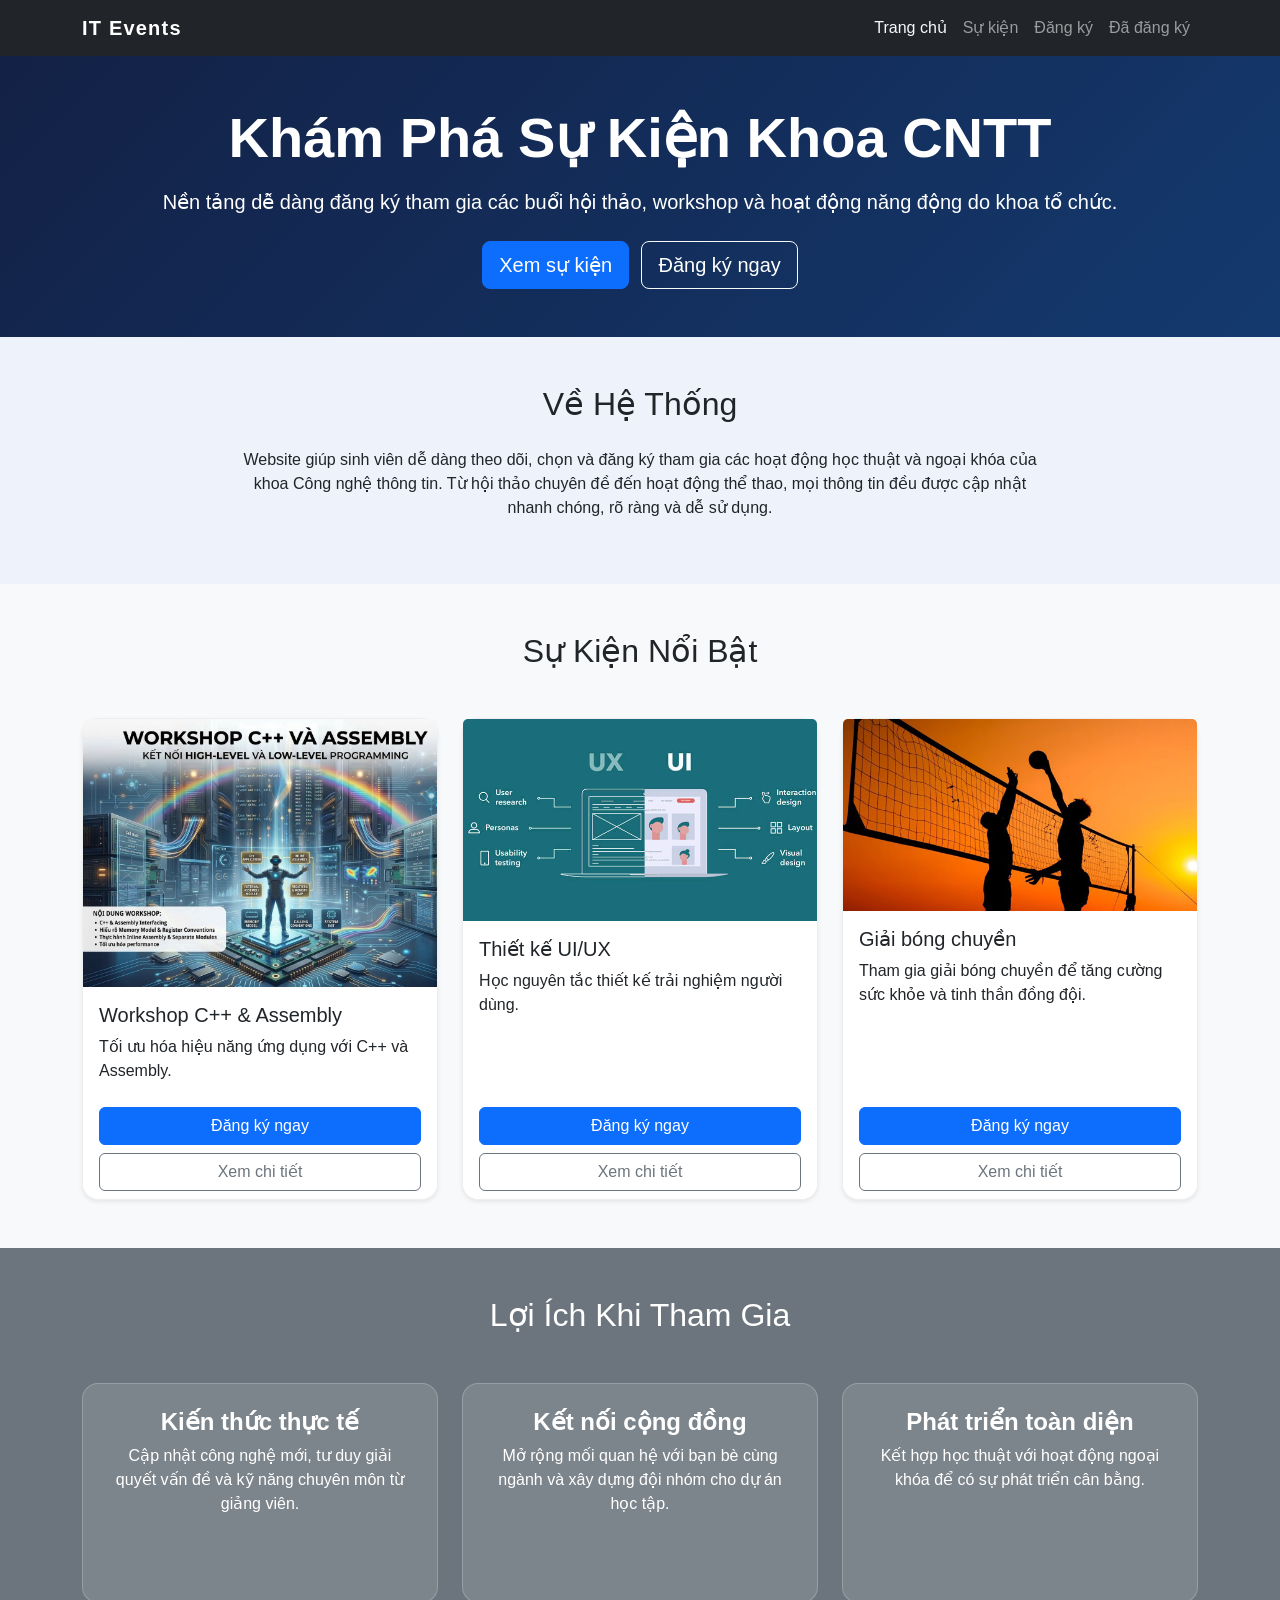
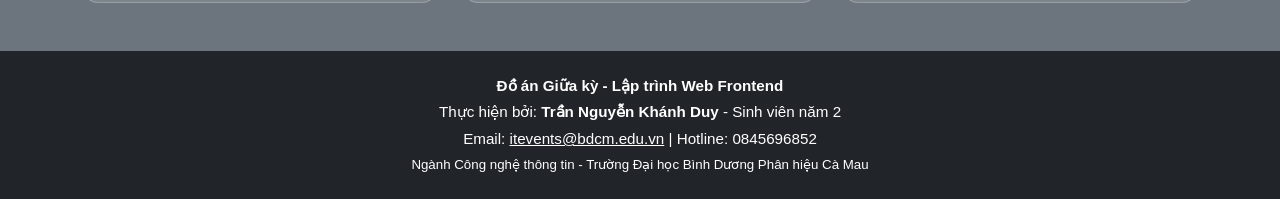
<file: index.html>
<!DOCTYPE html>
<html lang="vi">
<head>
    <meta charset="UTF-8">
    <meta name="viewport" content="width=device-width, initial-scale=1.0">
    <title>Cổng Đăng Ký Sự Kiện Khoa CNTT</title>
    <link href="https://cdn.jsdelivr.net/npm/bootstrap@5.3.0/dist/css/bootstrap.min.css" rel="stylesheet">
    <link href="assets/css/style.css" rel="stylesheet">
</head>
<body>

    <header>
        <nav class="navbar navbar-expand-lg navbar-dark bg-dark">
            <div class="container">
                <a class="navbar-brand" href="index.html">IT Events</a>
                <button class="navbar-toggler" type="button" data-bs-toggle="collapse" data-bs-target="#navbarNav" aria-controls="navbarNav" aria-expanded="false" aria-label="Mở menu điều hướng">
                    <span class="navbar-toggler-icon"></span>
                </button>
                <div class="collapse navbar-collapse" id="navbarNav">
                    <ul class="navbar-nav ms-auto">
                        <li class="nav-item"><a class="nav-link active" href="index.html">Trang chủ</a></li>
                        <li class="nav-item"><a class="nav-link" href="courses.html">Sự kiện</a></li>
                        <li class="nav-item"><a class="nav-link" href="register.html">Đăng ký</a></li>
                        <li class="nav-item"><a class="nav-link" href="registrations.html">Đã đăng ký</a></li>
                    </ul>
                </div>
            </div>
        </nav>
    </header>

    <main>
        <section id="hero" class="hero-banner text-white text-center py-5">
            <div class="container">
                <h1 class="display-4 fw-bold mb-3">Khám Phá Sự Kiện Khoa CNTT</h1>
                <p class="lead mb-4">Nền tảng dễ dàng đăng ký tham gia các buổi hội thảo, workshop và hoạt động năng động do khoa tổ chức.</p>
                <a href="courses.html" class="btn btn-primary btn-lg me-2">Xem sự kiện</a>
                <a href="register.html" class="btn btn-outline-light btn-lg">Đăng ký ngay</a>
            </div>
        </section>

        <section id="about" class="py-5">
            <div class="container text-center">
                <h2 class="mb-4">Về Hệ Thống</h2>
                <p class="mx-auto" style="max-width: 820px;">
                    Website giúp sinh viên dễ dàng theo dõi, chọn và đăng ký tham gia các hoạt động học thuật và ngoại khóa của khoa Công nghệ thông tin.
                    Từ hội thảo chuyên đề đến hoạt động thể thao, mọi thông tin đều được cập nhật nhanh chóng, rõ ràng và dễ sử dụng.
                </p>
            </div>
        </section>

        <section id="featured-events" class="bg-light py-5">
            <div class="container">
                <h2 class="text-center mb-5">Sự Kiện Nổi Bật</h2>
                <div class="row g-4">
                    <div class="col-md-4">
                        <div class="card h-100 shadow-sm">
                            <img src="images/C++.jpg" class="card-img-top" alt="Workshop C++ & Assembly">
                            <div class="card-body">
                                <h5 class="card-title">Workshop C++ & Assembly</h5>
                                <p class="card-text">Tối ưu hóa hiệu năng ứng dụng với C++ và Assembly.</p>
                            </div>
                            <div class="card-footer bg-white border-top-0">
                                <div class="d-grid gap-2">
                                    <a href="register.html?id=1" class="btn btn-primary w-100">Đăng ký ngay</a>
                                    <a href="courses.html?id=1" class="btn btn-outline-secondary w-100">Xem chi tiết</a>
                                </div>
                            </div>
                        </div>
                    </div>
                    <div class="col-md-4">
                        <div class="card h-100 shadow-sm">
                            <img src="images/ui-ux.jpg" class="card-img-top" alt="Thiết kế UI/UX">
                            <div class="card-body">
                                <h5 class="card-title">Thiết kế UI/UX</h5>
                                <p class="card-text">Học nguyên tắc thiết kế trải nghiệm người dùng.</p>
                            </div>
                            <div class="card-footer bg-white border-top-0">
                                <div class="d-grid gap-2">
                                    <a href="register.html?id=3" class="btn btn-primary w-100">Đăng ký ngay</a>
                                    <a href="courses.html?id=3" class="btn btn-outline-secondary w-100">Xem chi tiết</a>
                                </div>
                            </div>
                        </div>
                    </div>
                    <div class="col-md-4">
                        <div class="card h-100 shadow-sm">
                            <img src="images/bong-chuyen.jpg" class="card-img-top" alt="Giải bóng chuyền">
                            <div class="card-body">
                                <h5 class="card-title">Giải bóng chuyền</h5>
                                <p class="card-text">Tham gia giải bóng chuyền để tăng cường sức khỏe và tinh thần đồng đội.</p>
                            </div>
                            <div class="card-footer bg-white border-top-0">
                                <div class="d-grid gap-2">
                                    <a href="register.html?id=9" class="btn btn-primary w-100">Đăng ký ngay</a>
                                    <a href="courses.html?id=9" class="btn btn-outline-secondary w-100">Xem chi tiết</a>
                                </div>
                            </div>
                        </div>
                    </div>
                </div>
            </div>
        </section>

        <section id="benefits" class="py-5 text-white bg-secondary">
            <div class="container">
                <h2 class="text-center mb-5">Lợi Ích Khi Tham Gia</h2>
                <div class="row text-center g-4">
                    <div class="col-md-4">
                        <div class="benefit-card p-4 h-100">
                            <h4 class="fw-bold">Kiến thức thực tế</h4>
                            <p>Cập nhật công nghệ mới, tư duy giải quyết vấn đề và kỹ năng chuyên môn từ giảng viên.</p>
                        </div>
                    </div>
                    <div class="col-md-4">
                        <div class="benefit-card p-4 h-100">
                            <h4 class="fw-bold">Kết nối cộng đồng</h4>
                            <p>Mở rộng mối quan hệ với bạn bè cùng ngành và xây dựng đội nhóm cho dự án học tập.</p>
                        </div>
                    </div>
                    <div class="col-md-4">
                        <div class="benefit-card p-4 h-100">
                            <h4 class="fw-bold">Phát triển toàn diện</h4>
                            <p>Kết hợp học thuật với hoạt động ngoại khóa để có sự phát triển cân bằng.</p>
                        </div>
                    </div>
                </div>
            </div>
        </section>
    </main>

    <footer class="bg-dark text-white text-center py-4">
        <div class="container">
            <p class="mb-1 fw-bold">Đồ án Giữa kỳ - Lập trình Web Frontend</p>
            <p class="mb-1">Thực hiện bởi: <strong>Trần Nguyễn Khánh Duy</strong> - Sinh viên năm 2</p>
            <p class="mb-1">Email: <a href="email:24210501010@bdu.edu.vn" class="text-white text-decoration-underline">itevents@bdcm.edu.vn</a> | Hotline: 0845696852</p>
            <p class="mb-0 small">Ngành Công nghệ thông tin - Trường Đại học Bình Dương Phân hiệu Cà Mau</p>
        </div>
    </footer>

    <script src="https://cdn.jsdelivr.net/npm/bootstrap@5.3.0/dist/js/bootstrap.bundle.min.js"></script>
    <script src="assets/js/main.js"></script>
</body>
</html>
</file>
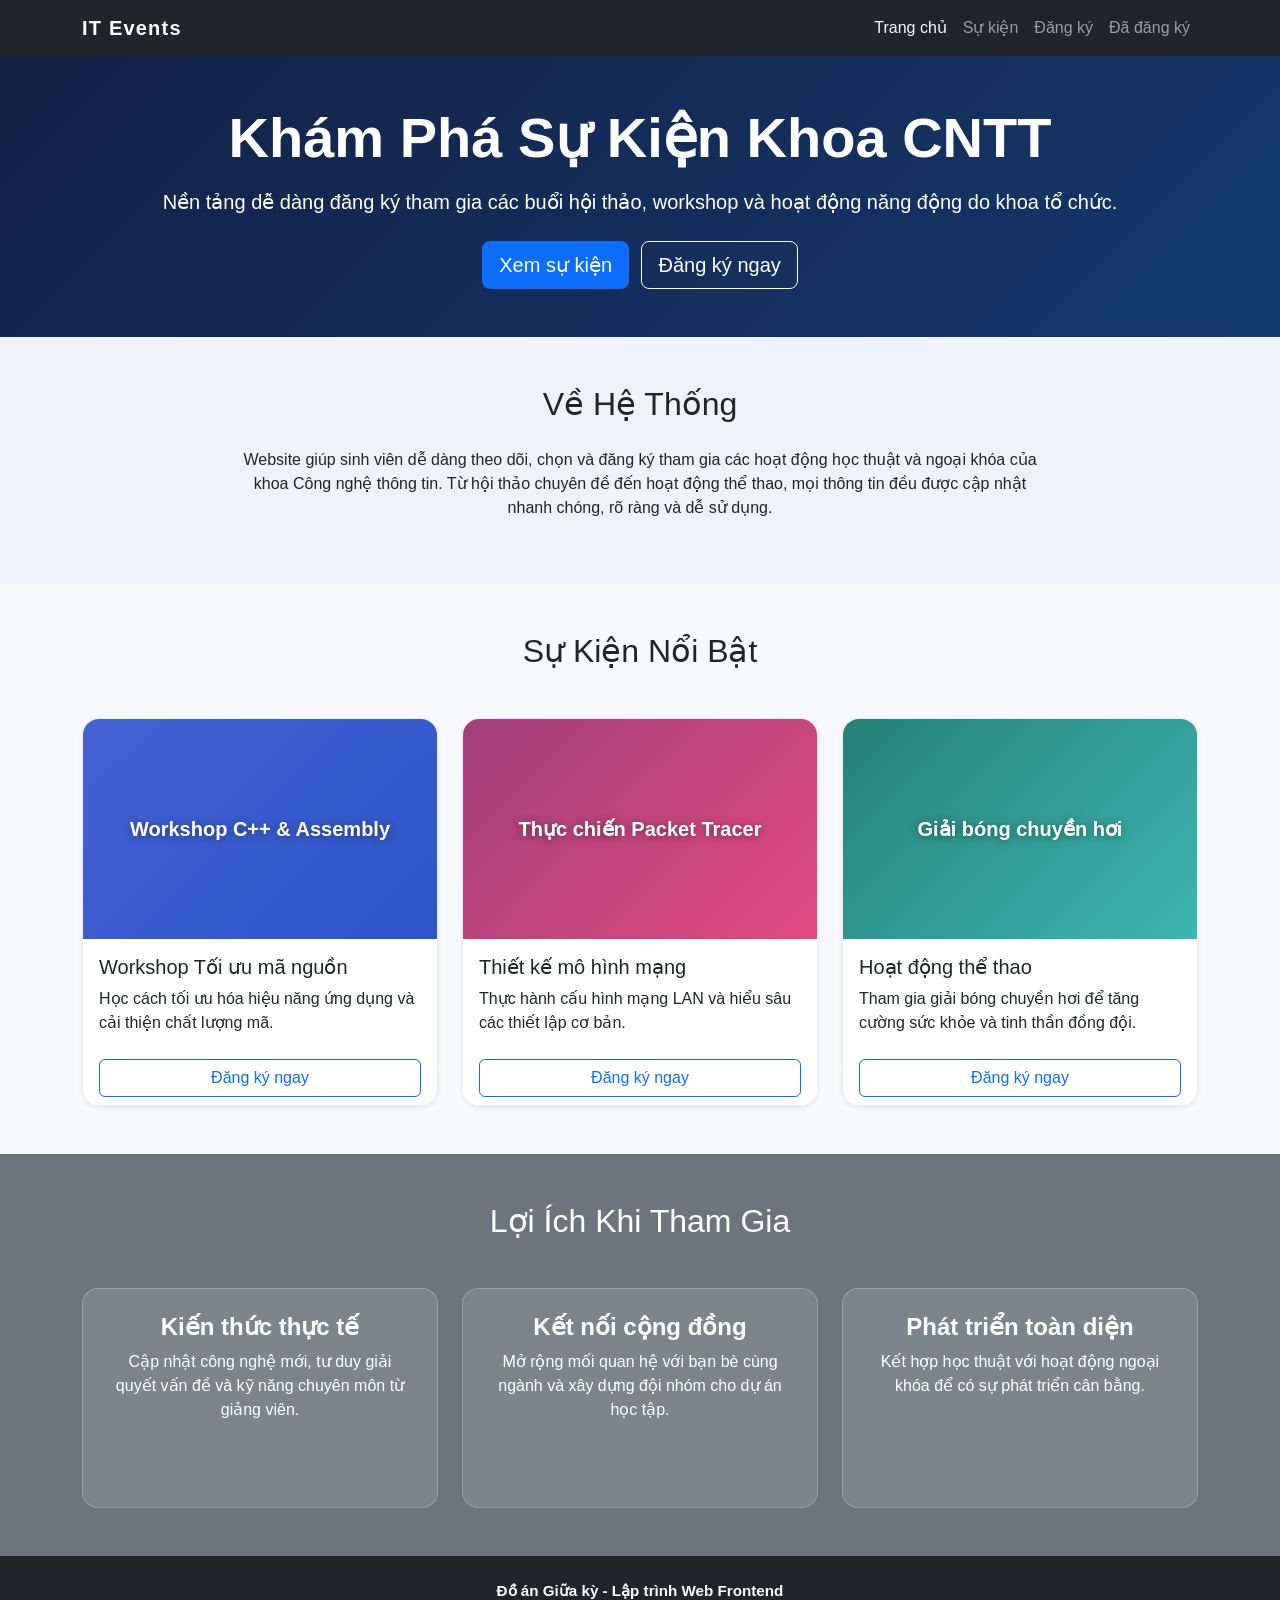
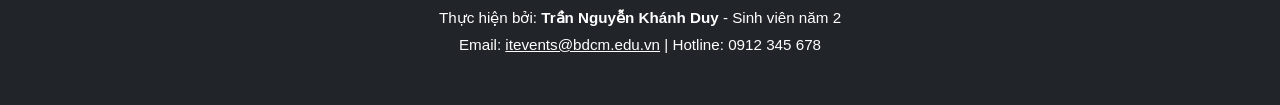
<file: midterm-project/index.html>
<!DOCTYPE html>
<html lang="vi">
<head>
    <meta charset="UTF-8">
    <meta name="viewport" content="width=device-width, initial-scale=1.0">
    <title>Cổng Đăng Ký Sự Kiện Khoa CNTT</title>
    <link href="https://cdn.jsdelivr.net/npm/bootstrap@5.3.0/dist/css/bootstrap.min.css" rel="stylesheet">
    <link href="../assets/css/style.css" rel="stylesheet">
</head>
<body>

    <header>
        <nav class="navbar navbar-expand-lg navbar-dark bg-dark">
            <div class="container">
                <a class="navbar-brand" href="index.html">IT Events</a>
                <button class="navbar-toggler" type="button" data-bs-toggle="collapse" data-bs-target="#navbarNav" aria-controls="navbarNav" aria-expanded="false" aria-label="Mở menu điều hướng">
                    <span class="navbar-toggler-icon"></span>
                </button>
                <div class="collapse navbar-collapse" id="navbarNav">
                    <ul class="navbar-nav ms-auto">
                        <li class="nav-item"><a class="nav-link active" href="index.html">Trang chủ</a></li>
                        <li class="nav-item"><a class="nav-link" href="courses.html">Sự kiện</a></li>
                        <li class="nav-item"><a class="nav-link" href="register.html">Đăng ký</a></li>
                        <li class="nav-item"><a class="nav-link" href="registrations.html">Đã đăng ký</a></li>
                    </ul>
                </div>
            </div>
        </nav>
    </header>

    <main>
        <section id="hero" class="hero-banner text-white text-center py-5">
            <div class="container">
                <h1 class="display-4 fw-bold mb-3">Khám Phá Sự Kiện Khoa CNTT</h1>
                <p class="lead mb-4">Nền tảng dễ dàng đăng ký tham gia các buổi hội thảo, workshop và hoạt động năng động do khoa tổ chức.</p>
                <a href="courses.html" class="btn btn-primary btn-lg me-2">Xem sự kiện</a>
                <a href="register.html" class="btn btn-outline-light btn-lg">Đăng ký ngay</a>
            </div>
        </section>

        <section id="about" class="py-5">
            <div class="container text-center">
                <h2 class="mb-4">Về Hệ Thống</h2>
                <p class="mx-auto" style="max-width: 820px;">
                    Website giúp sinh viên dễ dàng theo dõi, chọn và đăng ký tham gia các hoạt động học thuật và ngoại khóa của khoa Công nghệ thông tin.
                    Từ hội thảo chuyên đề đến hoạt động thể thao, mọi thông tin đều được cập nhật nhanh chóng, rõ ràng và dễ sử dụng.
                </p>
            </div>
        </section>

        <section id="featured-events" class="bg-light py-5">
            <div class="container">
                <h2 class="text-center mb-5">Sự Kiện Nổi Bật</h2>
                <div class="row g-4">
                    <div class="col-md-4">
                        <div class="card h-100 shadow-sm">
                            <div class="card-img-placeholder frontend">Workshop C++ & Assembly</div>
                            <div class="card-body">
                                <h5 class="card-title">Workshop Tối ưu mã nguồn</h5>
                                <p class="card-text">Học cách tối ưu hóa hiệu năng ứng dụng và cải thiện chất lượng mã.</p>
                            </div>
                            <div class="card-footer bg-white border-top-0">
                                <a href="register.html" class="btn btn-outline-primary w-100">Đăng ký ngay</a>
                            </div>
                        </div>
                    </div>
                    <div class="col-md-4">
                        <div class="card h-100 shadow-sm">
                            <div class="card-img-placeholder backend">Thực chiến Packet Tracer</div>
                            <div class="card-body">
                                <h5 class="card-title">Thiết kế mô hình mạng</h5>
                                <p class="card-text">Thực hành cấu hình mạng LAN và hiểu sâu các thiết lập cơ bản.</p>
                            </div>
                            <div class="card-footer bg-white border-top-0">
                                <a href="register.html" class="btn btn-outline-primary w-100">Đăng ký ngay</a>
                            </div>
                        </div>
                    </div>
                    <div class="col-md-4">
                        <div class="card h-100 shadow-sm">
                            <div class="card-img-placeholder tool">Giải bóng chuyền hơi</div>
                            <div class="card-body">
                                <h5 class="card-title">Hoạt động thể thao</h5>
                                <p class="card-text">Tham gia giải bóng chuyền hơi để tăng cường sức khỏe và tinh thần đồng đội.</p>
                            </div>
                            <div class="card-footer bg-white border-top-0">
                                <a href="register.html" class="btn btn-outline-primary w-100">Đăng ký ngay</a>
                            </div>
                        </div>
                    </div>
                </div>
            </div>
        </section>

        <section id="benefits" class="py-5 text-white bg-secondary">
            <div class="container">
                <h2 class="text-center mb-5">Lợi Ích Khi Tham Gia</h2>
                <div class="row text-center g-4">
                    <div class="col-md-4">
                        <div class="benefit-card p-4 h-100">
                            <h4 class="fw-bold">Kiến thức thực tế</h4>
                            <p>Cập nhật công nghệ mới, tư duy giải quyết vấn đề và kỹ năng chuyên môn từ giảng viên.</p>
                        </div>
                    </div>
                    <div class="col-md-4">
                        <div class="benefit-card p-4 h-100">
                            <h4 class="fw-bold">Kết nối cộng đồng</h4>
                            <p>Mở rộng mối quan hệ với bạn bè cùng ngành và xây dựng đội nhóm cho dự án học tập.</p>
                        </div>
                    </div>
                    <div class="col-md-4">
                        <div class="benefit-card p-4 h-100">
                            <h4 class="fw-bold">Phát triển toàn diện</h4>
                            <p>Kết hợp học thuật với hoạt động ngoại khóa để có sự phát triển cân bằng.</p>
                        </div>
                    </div>
                </div>
            </div>
        </section>
    </main>

    <footer class="bg-dark text-white text-center py-4">
        <div class="container">
            <p class="mb-1 fw-bold">Đồ án Giữa kỳ - Lập trình Web Frontend</p>
            <p class="mb-1">Thực hiện bởi: <strong>Trần Nguyễn Khánh Duy</strong> - Sinh viên năm 2</p>
            <p class="mb-1">Email: <a href="mailto:itevents@bdcm.edu.vn" class="text-white text-decoration-underline">itevents@bdcm.edu.vn</a> | Hotline: 0912 345 678</p>
            <p class="mb-0 text-muted small">Ngành Công nghệ thông tin - Trường Đại học Bình Dương Phân hiệu Cà Mau</p>
        </div>
    </footer>

    <script src="https://cdn.jsdelivr.net/npm/bootstrap@5.3.0/dist/js/bootstrap.bundle.min.js"></script>
    <script src="../assets/js/main.js"></script>
</body>
</html>
</file>
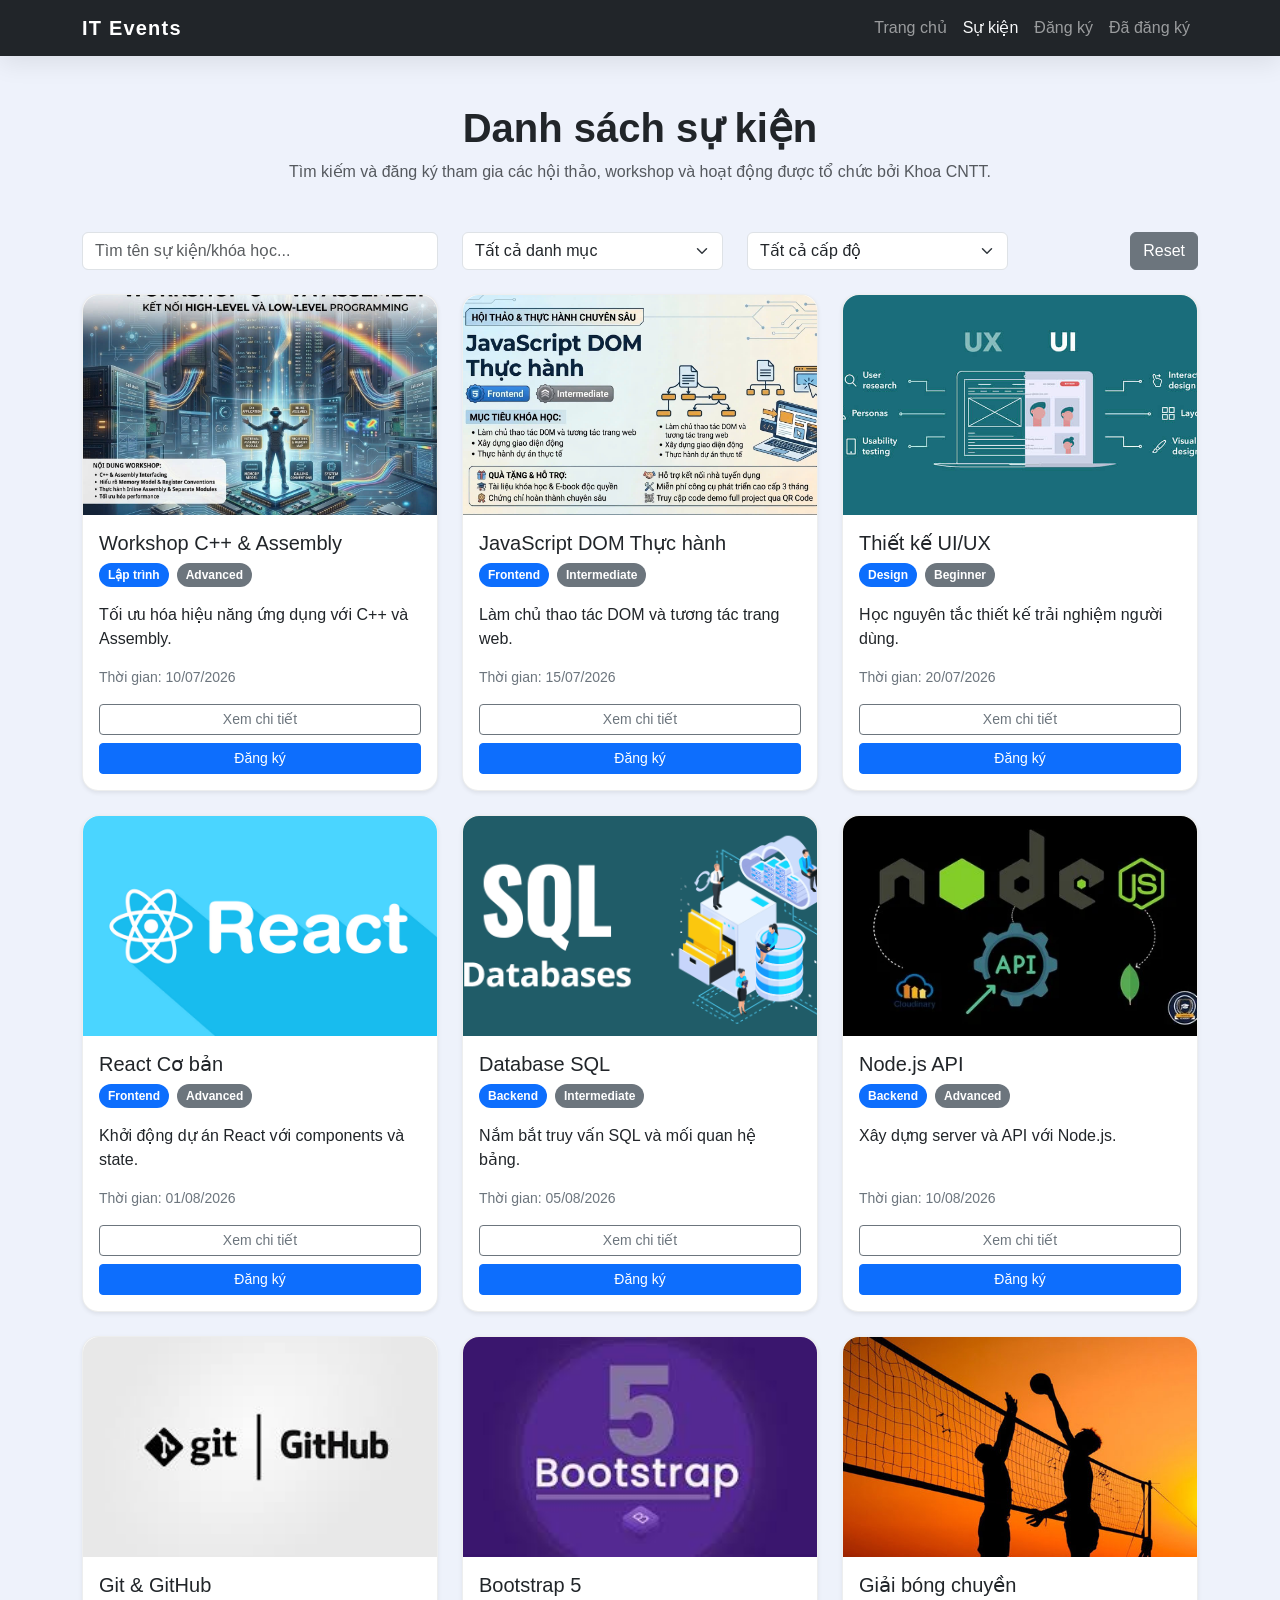
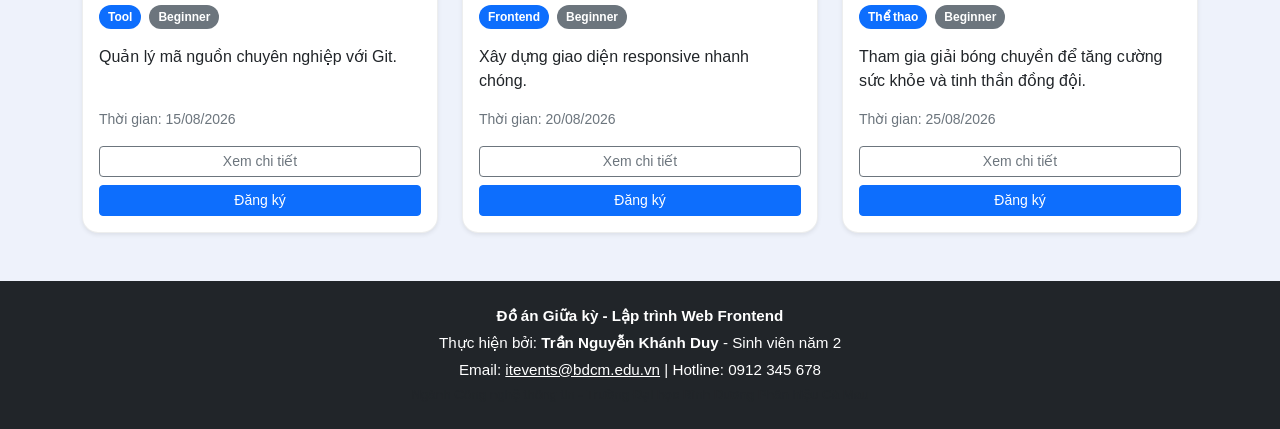
<file: courses.html>
<!DOCTYPE html>
<html lang="vi">
<head>
    <meta charset="UTF-8">
    <meta name="viewport" content="width=device-width, initial-scale=1.0">
    <title>Danh sách sự kiện</title>
    <link href="https://cdn.jsdelivr.net/npm/bootstrap@5.3.0/dist/css/bootstrap.min.css" rel="stylesheet">
    <link href="assets/css/style.css" rel="stylesheet">
</head>
<body>
    <header>
        <nav class="navbar navbar-expand-lg navbar-dark bg-dark">
            <div class="container">
                <a class="navbar-brand" href="index.html">IT Events</a>
                <button class="navbar-toggler" type="button" data-bs-toggle="collapse" data-bs-target="#navbarNav" aria-controls="navbarNav" aria-expanded="false" aria-label="Mở menu điều hướng">
                    <span class="navbar-toggler-icon"></span>
                </button>
                <div class="collapse navbar-collapse" id="navbarNav">
                    <ul class="navbar-nav ms-auto">
                        <li class="nav-item"><a class="nav-link" href="index.html">Trang chủ</a></li>
                        <li class="nav-item"><a class="nav-link active" href="courses.html">Sự kiện</a></li>
                        <li class="nav-item"><a class="nav-link" href="register.html">Đăng ký</a></li>
                        <li class="nav-item"><a class="nav-link" href="registrations.html">Đã đăng ký</a></li>
                    </ul>
                </div>
            </div>
        </nav>
    </header>

    <main class="py-5">
        <section class="container">
            <div class="text-center mb-5">
                <h1 class="display-6 fw-bold">Danh sách sự kiện</h1>
                <p class="text-muted">Tìm kiếm và đăng ký tham gia các hội thảo, workshop và hoạt động được tổ chức bởi Khoa CNTT.</p>
            </div>

            <div class="row gy-3 align-items-center mb-4">
                <div class="col-md-4"><input type="text" id="search-input" class="form-control" placeholder="Tìm tên sự kiện/khóa học..."></div>
                <div class="col-md-3"><select id="category-select" class="form-select"><option value="">Tất cả danh mục</option></select></div>
                <div class="col-md-3"><select id="level-select" class="form-select"><option value="">Tất cả cấp độ</option></select></div>
                <div class="col-md-2 text-md-end"><button id="btn-reset" type="button" class="btn btn-secondary">Reset</button></div>
            </div>

            <div id="event-list" class="row g-4"></div>
        </section>
    </main>

    <div class="modal fade" id="eventDetailsModal" tabindex="-1" aria-labelledby="detailsModalLabel" aria-hidden="true">
        <div class="modal-dialog modal-lg modal-dialog-centered">
            <div class="modal-content">
                <div class="modal-header">
                    <h5 class="modal-title" id="detailsModalLabel">Chi tiết sự kiện</h5>
                    <button type="button" class="btn-close" data-bs-dismiss="modal" aria-label="Đóng"></button>
                </div>
                <div class="modal-body" id="detailsModalBody"></div>
                <div class="modal-footer">
                    <button type="button" class="btn btn-secondary" data-bs-dismiss="modal">Đóng</button>
                    <a href="register.html" id="modalRegisterLink" class="btn btn-primary">Đăng ký ngay</a>
                </div>
            </div>
        </div>
    </div>

    <footer class="bg-dark text-white text-center py-4">
        <div class="container">
            <p class="mb-1 fw-bold">Đồ án Giữa kỳ - Lập trình Web Frontend</p>
            <p class="mb-1">Thực hiện bởi: <strong>Trần Nguyễn Khánh Duy</strong> - Sinh viên năm 2</p>
            <p class="mb-1">Email: <a href="mailto:itevents@bdcm.edu.vn" class="text-white text-decoration-underline">itevents@bdcm.edu.vn</a> | Hotline: 0912 345 678</p>
            <p class="mb-0 text-muted small">Ngành Công nghệ thông tin - Trường Đại học Bình Dương Phân hiệu Cà Mau</p>
        </div>
    </footer>

    <script src="https://cdn.jsdelivr.net/npm/bootstrap@5.3.0/dist/js/bootstrap.bundle.min.js"></script>
    <script src="assets/js/data.js"></script>
    <script src="assets/js/main.js"></script>
</body>
</html>
</file>
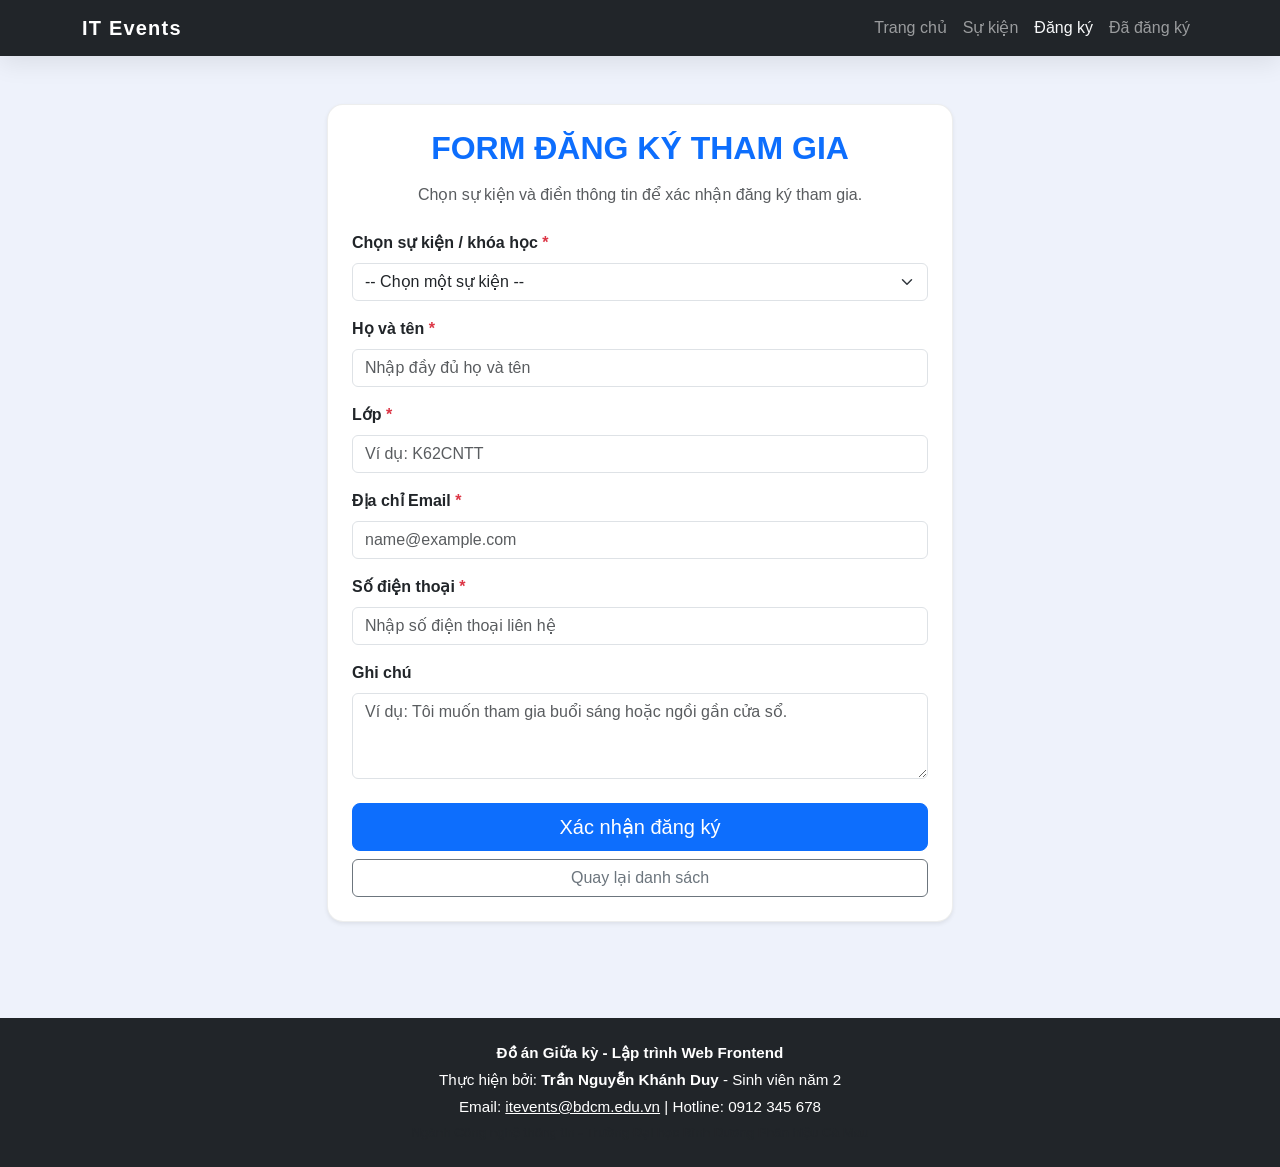
<file: register.html>
<!DOCTYPE html>
<html lang="vi">
<head>
    <meta charset="UTF-8">
    <meta name="viewport" content="width=device-width, initial-scale=1.0">
    <title>Đăng Ký Sự Kiện - Khoa CNTT</title>
    <link href="https://cdn.jsdelivr.net/npm/bootstrap@5.3.0/dist/css/bootstrap.min.css" rel="stylesheet">
    <link href="assets/css/style.css" rel="stylesheet">
</head>
<body>

    <header>
        <nav class="navbar navbar-expand-lg navbar-dark bg-dark">
            <div class="container">
                <a class="navbar-brand" href="index.html">IT Events</a>
                <button class="navbar-toggler" type="button" data-bs-toggle="collapse" data-bs-target="#navbarNav" aria-controls="navbarNav" aria-expanded="false" aria-label="Mở menu điều hướng">
                    <span class="navbar-toggler-icon"></span>
                </button>
                <div class="collapse navbar-collapse" id="navbarNav">
                    <ul class="navbar-nav ms-auto">
                        <li class="nav-item"><a class="nav-link" href="index.html">Trang chủ</a></li>
                        <li class="nav-item"><a class="nav-link" href="courses.html">Sự kiện</a></li>
                        <li class="nav-item"><a class="nav-link active" href="register.html">Đăng ký</a></li>
                        <li class="nav-item"><a class="nav-link" href="registrations.html">Đã đăng ký</a></li>
                    </ul>
                </div>
            </div>
        </nav>
    </header>

    <main class="py-5">
        <section class="container" style="max-width: 650px;">
            <div class="card shadow-sm p-4">
                <h2 class="text-center mb-3 fw-bold text-primary">FORM ĐĂNG KÝ THAM GIA</h2>
                <p class="text-center text-muted mb-4">Chọn sự kiện và điền thông tin để xác nhận đăng ký tham gia.</p>

                <form id="registration-form" novalidate>
                    <div class="mb-3">
                        <label for="event-select" class="form-label fw-bold">Chọn sự kiện / khóa học <span class="text-danger">*</span></label>
                        <select id="event-select" class="form-select">
                            <option value="">-- Chọn một sự kiện --</option>
                        </select>
                        <div id="event-error" class="text-danger small mt-1"></div>
                    </div>

                    <div class="mb-3">
                        <label for="fullname" class="form-label fw-bold">Họ và tên <span class="text-danger">*</span></label>
                        <input type="text" id="fullname" class="form-control" placeholder="Nhập đầy đủ họ và tên">
                        <div id="fullname-error" class="text-danger small mt-1"></div>
                    </div>

                    <div class="mb-3">
                        <label for="class-name" class="form-label fw-bold">Lớp <span class="text-danger">*</span></label>
                        <input type="text" id="class-name" class="form-control" placeholder="Ví dụ: K62CNTT">
                        <div id="class-name-error" class="text-danger small mt-1"></div>
                    </div>

                    <div class="mb-3">
                        <label for="email" class="form-label fw-bold">Địa chỉ Email <span class="text-danger">*</span></label>
                        <input type="email" id="email" class="form-control" placeholder="name@example.com">
                        <div id="email-error" class="text-danger small mt-1"></div>
                    </div>

                    <div class="mb-3">
                        <label for="phone" class="form-label fw-bold">Số điện thoại <span class="text-danger">*</span></label>
                        <input type="text" id="phone" class="form-control" placeholder="Nhập số điện thoại liên hệ">
                        <div id="phone-error" class="text-danger small mt-1"></div>
                    </div>

                    <div class="mb-3">
                        <label for="notes" class="form-label fw-bold">Ghi chú</label>
                        <textarea id="notes" class="form-control" rows="3" placeholder="Ví dụ: Tôi muốn tham gia buổi sáng hoặc ngồi gần cửa sổ."></textarea>
                    </div>

                    <div class="d-grid gap-2 mt-4">
                        <button type="submit" class="btn btn-primary btn-lg">Xác nhận đăng ký</button>
                        <a href="courses.html" class="btn btn-outline-secondary">Quay lại danh sách</a>
                    </div>
                </form>
            </div>
        </section>
    </main>

    <footer class="bg-dark text-white text-center py-4 mt-5">
        <div class="container">
            <p class="mb-1 fw-bold">Đồ án Giữa kỳ - Lập trình Web Frontend</p>
            <p class="mb-1">Thực hiện bởi: <strong>Trần Nguyễn Khánh Duy</strong> - Sinh viên năm 2</p>
            <p class="mb-1">Email: <a href="mailto:itevents@bdcm.edu.vn" class="text-white text-decoration-underline">itevents@bdcm.edu.vn</a> | Hotline: 0912 345 678</p>
            <p class="mb-0 text-muted small">Ngành Công nghệ thông tin - Trường Đại học Bình Dương Phân hiệu Cà Mau</p>
        </div>
    </footer>

    <script src="https://cdn.jsdelivr.net/npm/bootstrap@5.3.0/dist/js/bootstrap.bundle.min.js"></script>
    <script src="assets/js/data.js"></script>
    <script src="assets/js/main.js"></script>
</body>
</html>
</file>
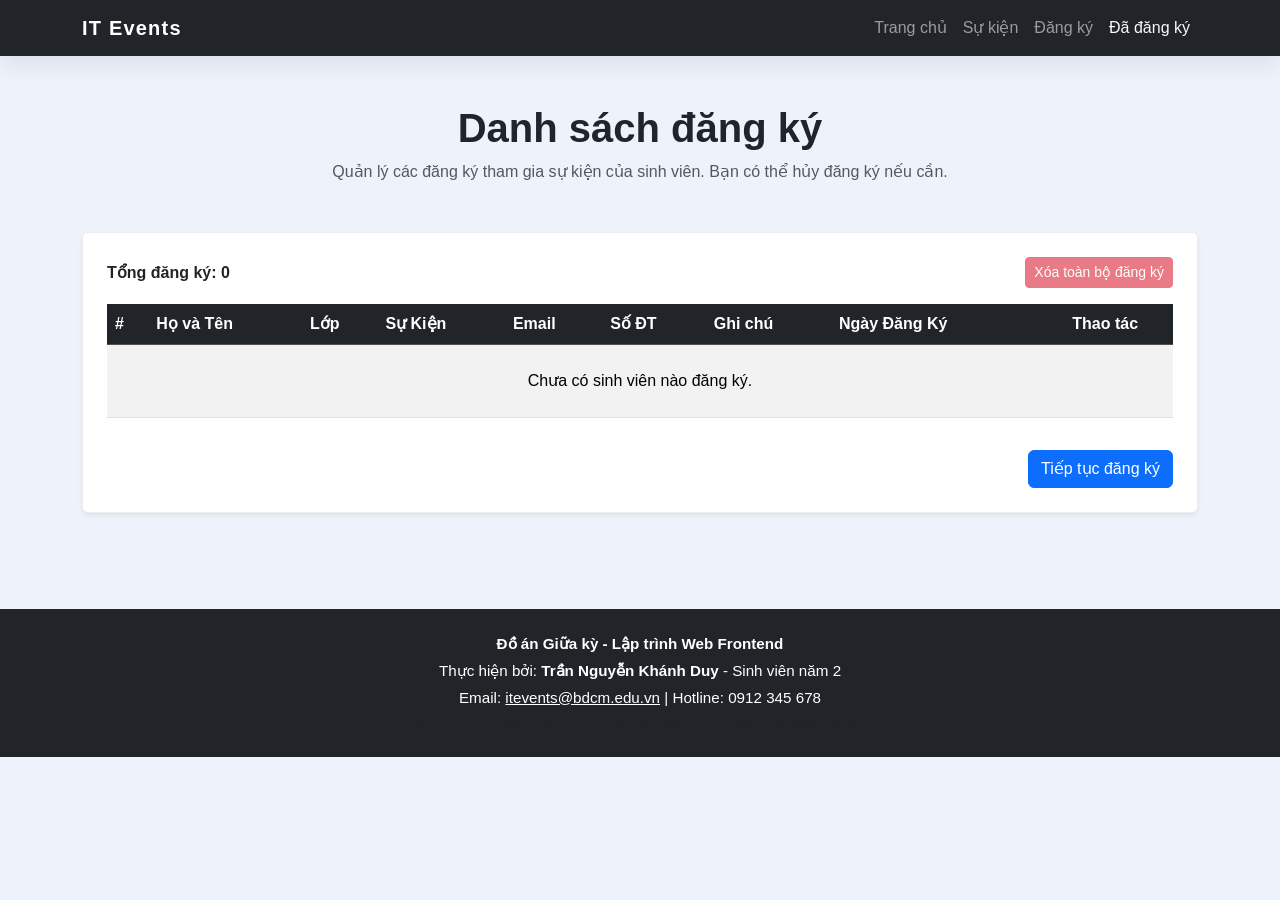
<file: registrations.html>
<!DOCTYPE html>
<html lang="vi">
<head>
    <meta charset="UTF-8">
    <meta name="viewport" content="width=device-width, initial-scale=1.0">
    <title>Danh Sách Đã Đăng Ký - Khoa CNTT</title>
    <link href="https://cdn.jsdelivr.net/npm/bootstrap@5.3.0/dist/css/bootstrap.min.css" rel="stylesheet">
    <link href="assets/css/style.css" rel="stylesheet">
</head>
<body>

    <header>
        <nav class="navbar navbar-expand-lg navbar-dark bg-dark">
            <div class="container">
                <a class="navbar-brand" href="index.html">IT Events</a>
                <button class="navbar-toggler" type="button" data-bs-toggle="collapse" data-bs-target="#navbarNav" aria-controls="navbarNav" aria-expanded="false" aria-label="Mở menu điều hướng">
                    <span class="navbar-toggler-icon"></span>
                </button>
                <div class="collapse navbar-collapse" id="navbarNav">
                    <ul class="navbar-nav ms-auto">
                        <li class="nav-item"><a class="nav-link" href="index.html">Trang chủ</a></li>
                        <li class="nav-item"><a class="nav-link" href="courses.html">Sự kiện</a></li>
                        <li class="nav-item"><a class="nav-link" href="register.html">Đăng ký</a></li>
                        <li class="nav-item"><a class="nav-link active" href="registrations.html">Đã đăng ký</a></li>
                    </ul>
                </div>
            </div>
        </nav>
    </header>

    <main class="py-5">
        <section class="container">
            <div class="text-center mb-5">
                <h1 class="display-6 fw-bold">Danh sách đăng ký</h1>
                <p class="text-muted">Quản lý các đăng ký tham gia sự kiện của sinh viên. Bạn có thể hủy đăng ký nếu cần.</p>
            </div>

            <div class="card shadow-sm p-4 bg-white rounded">
                <div class="d-flex justify-content-between align-items-center mb-3">
                    <div id="registration-count" class="fw-semibold">Tổng đăng ký: 0</div>
                    <button id="btn-clear-all" type="button" class="btn btn-danger btn-sm">Xóa toàn bộ đăng ký</button>
                </div>
                <div class="table-responsive">
                    <table class="table table-striped table-hover align-middle">
                        <thead class="table-dark">
                            <tr>
                                <th scope="col">#</th>
                                <th scope="col">Họ và Tên</th>
                                <th scope="col">Lớp</th>
                                <th scope="col">Sự Kiện</th>
                                <th scope="col">Email</th>
                                <th scope="col">Số ĐT</th>
                                <th scope="col">Ghi chú</th>
                                <th scope="col">Ngày Đăng Ký</th>
                                <th scope="col" class="text-center">Thao tác</th>
                            </tr>
                        </thead>
                        <tbody id="registration-list"></tbody>
                    </table>
                </div>
                <div class="text-end mt-3">
                    <a href="courses.html" class="btn btn-primary">Tiếp tục đăng ký</a>
                </div>
            </div>
        </section>
    </main>

    <footer class="bg-dark text-white text-center py-4 mt-5">
        <div class="container">
            <p class="mb-1 fw-bold">Đồ án Giữa kỳ - Lập trình Web Frontend</p>
            <p class="mb-1">Thực hiện bởi: <strong>Trần Nguyễn Khánh Duy</strong> - Sinh viên năm 2</p>
            <p class="mb-1">Email: <a href="mailto:itevents@bdcm.edu.vn" class="text-white text-decoration-underline">itevents@bdcm.edu.vn</a> | Hotline: 0912 345 678</p>
            <p class="mb-0 text-muted small">Ngành Công nghệ thông tin - Trường Đại học Bình Dương Phân hiệu Cà Mau</p>
        </div>
    </footer>

    <script src="https://cdn.jsdelivr.net/npm/bootstrap@5.3.0/dist/js/bootstrap.bundle.min.js"></script>
    <script src="assets/js/main.js"></script>
</body>
</html>
</file>
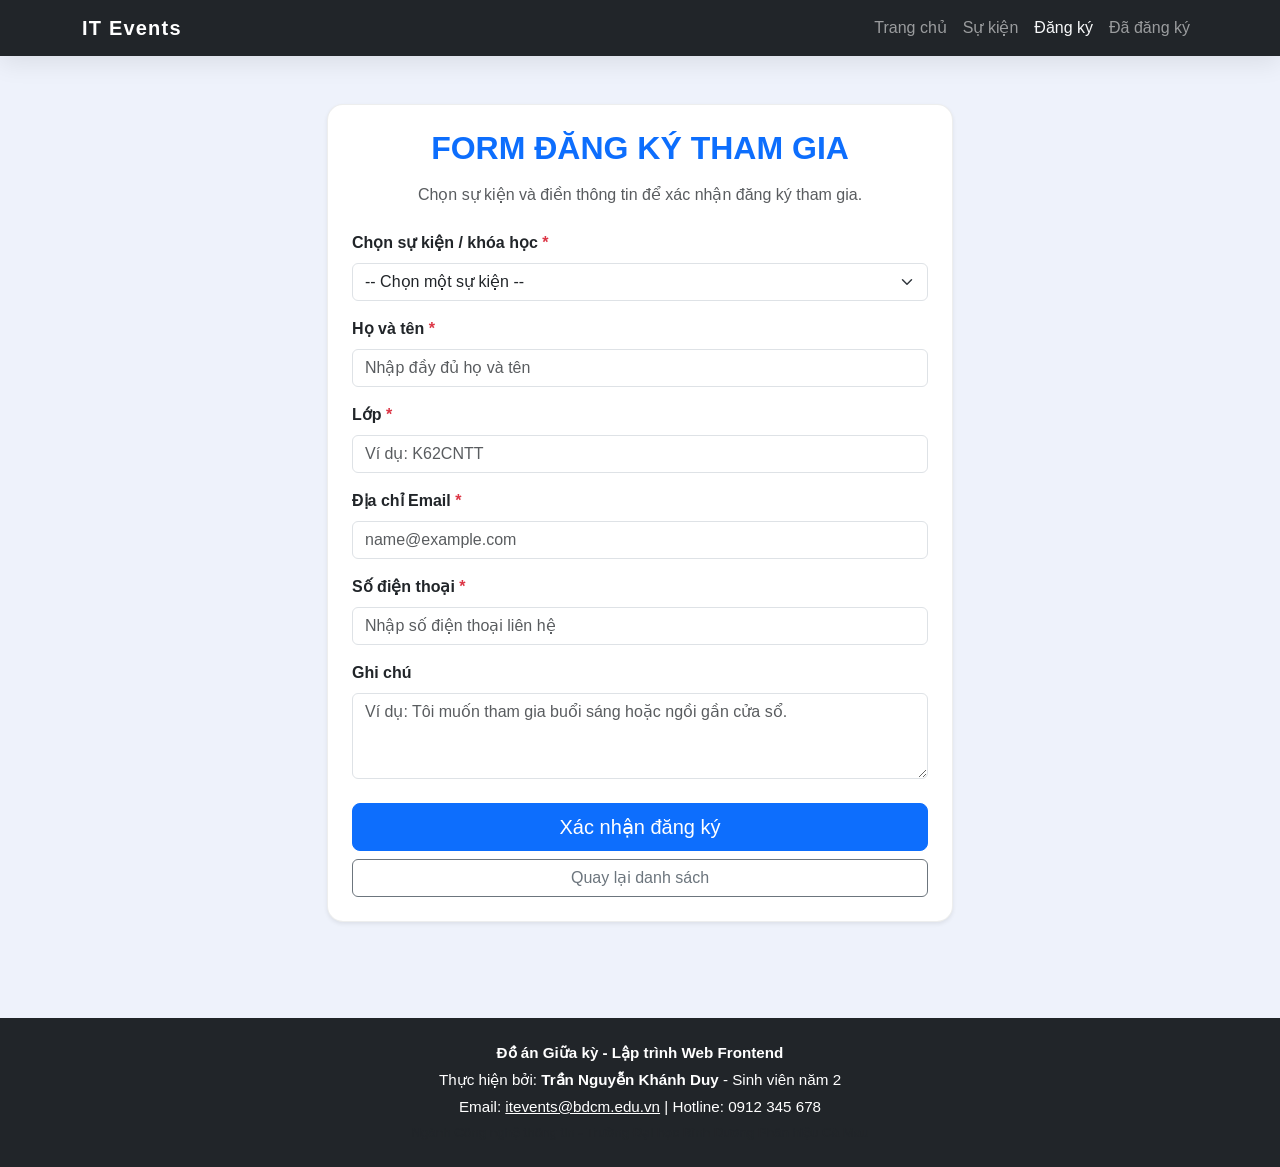
<file: midterm-project/register.html>
<!DOCTYPE html>
<html lang="vi">
<head>
    <meta charset="UTF-8">
    <meta name="viewport" content="width=device-width, initial-scale=1.0">
    <title>Đăng Ký Sự Kiện - Khoa CNTT</title>
    <link href="https://cdn.jsdelivr.net/npm/bootstrap@5.3.0/dist/css/bootstrap.min.css" rel="stylesheet">
    <link href="../assets/css/style.css" rel="stylesheet">
</head>
<body>

    <header>
        <nav class="navbar navbar-expand-lg navbar-dark bg-dark">
            <div class="container">
                <a class="navbar-brand" href="index.html">IT Events</a>
                <button class="navbar-toggler" type="button" data-bs-toggle="collapse" data-bs-target="#navbarNav" aria-controls="navbarNav" aria-expanded="false" aria-label="Mở menu điều hướng">
                    <span class="navbar-toggler-icon"></span>
                </button>
                <div class="collapse navbar-collapse" id="navbarNav">
                    <ul class="navbar-nav ms-auto">
                        <li class="nav-item"><a class="nav-link" href="index.html">Trang chủ</a></li>
                        <li class="nav-item"><a class="nav-link" href="courses.html">Sự kiện</a></li>
                        <li class="nav-item"><a class="nav-link active" href="register.html">Đăng ký</a></li>
                        <li class="nav-item"><a class="nav-link" href="registrations.html">Đã đăng ký</a></li>
                    </ul>
                </div>
            </div>
        </nav>
    </header>

    <main class="py-5">
        <section class="container" style="max-width: 650px;">
            <div class="card shadow-sm p-4">
                <h2 class="text-center mb-3 fw-bold text-primary">FORM ĐĂNG KÝ THAM GIA</h2>
                <p class="text-center text-muted mb-4">Chọn sự kiện và điền thông tin để xác nhận đăng ký tham gia.</p>

                <form id="registration-form" novalidate>
                    <div class="mb-3">
                        <label for="event-select" class="form-label fw-bold">Chọn sự kiện / khóa học <span class="text-danger">*</span></label>
                        <select id="event-select" class="form-select">
                            <option value="">-- Chọn một sự kiện --</option>
                        </select>
                        <div id="event-error" class="text-danger small mt-1"></div>
                    </div>

                    <div class="mb-3">
                        <label for="fullname" class="form-label fw-bold">Họ và tên <span class="text-danger">*</span></label>
                        <input type="text" id="fullname" class="form-control" placeholder="Nhập đầy đủ họ và tên">
                        <div id="fullname-error" class="text-danger small mt-1"></div>
                    </div>

                    <div class="mb-3">
                        <label for="class-name" class="form-label fw-bold">Lớp <span class="text-danger">*</span></label>
                        <input type="text" id="class-name" class="form-control" placeholder="Ví dụ: K62CNTT">
                        <div id="class-name-error" class="text-danger small mt-1"></div>
                    </div>

                    <div class="mb-3">
                        <label for="email" class="form-label fw-bold">Địa chỉ Email <span class="text-danger">*</span></label>
                        <input type="email" id="email" class="form-control" placeholder="name@example.com">
                        <div id="email-error" class="text-danger small mt-1"></div>
                    </div>

                    <div class="mb-3">
                        <label for="phone" class="form-label fw-bold">Số điện thoại <span class="text-danger">*</span></label>
                        <input type="text" id="phone" class="form-control" placeholder="Nhập số điện thoại liên hệ">
                        <div id="phone-error" class="text-danger small mt-1"></div>
                    </div>

                    <div class="mb-3">
                        <label for="notes" class="form-label fw-bold">Ghi chú</label>
                        <textarea id="notes" class="form-control" rows="3" placeholder="Ví dụ: Tôi muốn tham gia buổi sáng hoặc ngồi gần cửa sổ."></textarea>
                    </div>

                    <div class="d-grid gap-2 mt-4">
                        <button type="submit" class="btn btn-primary btn-lg">Xác nhận đăng ký</button>
                        <a href="courses.html" class="btn btn-outline-secondary">Quay lại danh sách</a>
                    </div>
                </form>
            </div>
        </section>
    </main>

    <footer class="bg-dark text-white text-center py-4 mt-5">
        <div class="container">
            <p class="mb-1 fw-bold">Đồ án Giữa kỳ - Lập trình Web Frontend</p>
            <p class="mb-1">Thực hiện bởi: <strong>Trần Nguyễn Khánh Duy</strong> - Sinh viên năm 2</p>
            <p class="mb-1">Email: <a href="mailto:itevents@bdcm.edu.vn" class="text-white text-decoration-underline">itevents@bdcm.edu.vn</a> | Hotline: 0912 345 678</p>
            <p class="mb-0 text-muted small">Ngành Công nghệ thông tin - Trường Đại học Bình Dương Phân hiệu Cà Mau</p>
        </div>
    </footer>

    <script src="https://cdn.jsdelivr.net/npm/bootstrap@5.3.0/dist/js/bootstrap.bundle.min.js"></script>
    <script src="../assets/js/data.js"></script>
    <script src="../assets/js/main.js"></script>
</body>
</html>
</file>
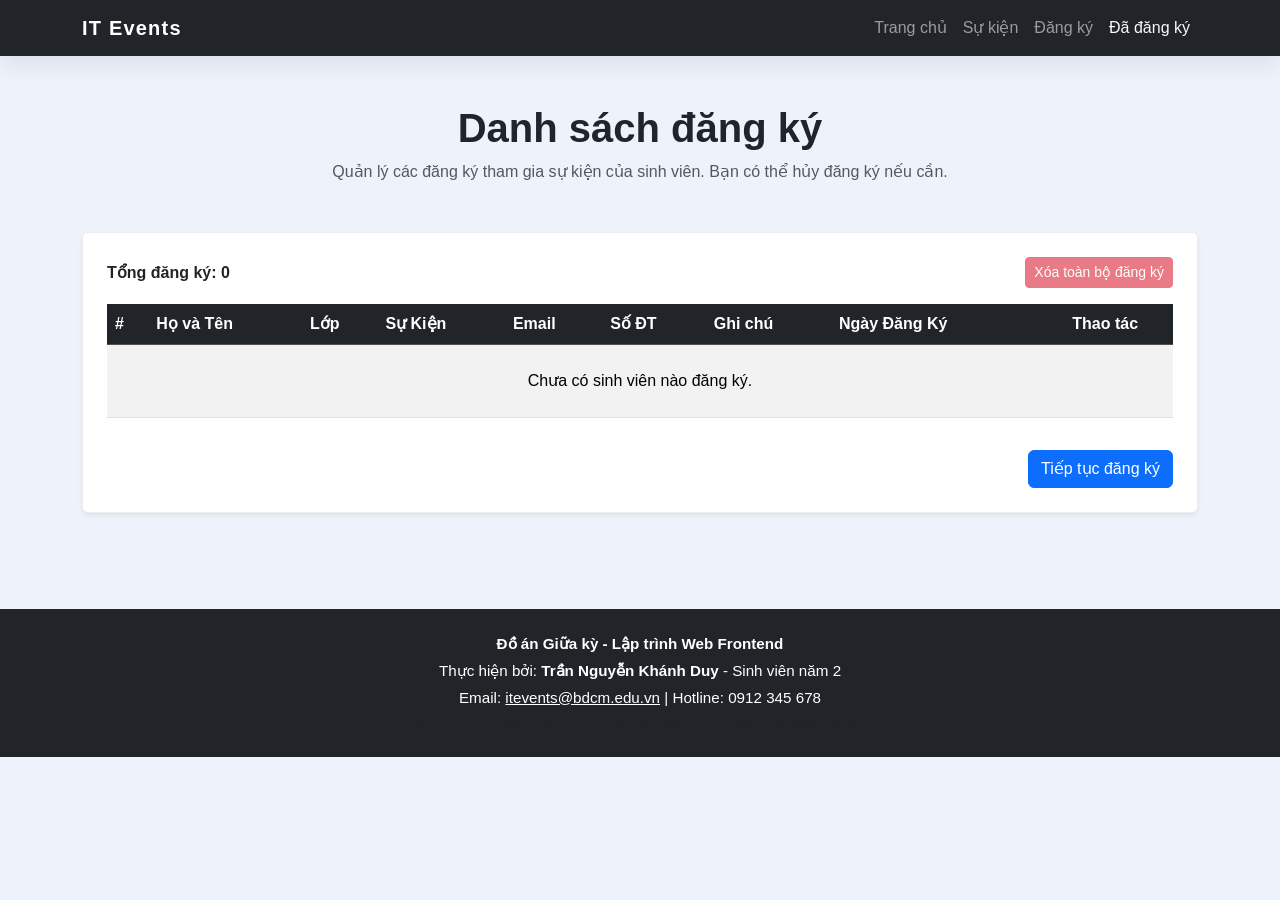
<file: midterm-project/registrations.html>
<!DOCTYPE html>
<html lang="vi">
<head>
    <meta charset="UTF-8">
    <meta name="viewport" content="width=device-width, initial-scale=1.0">
    <title>Danh Sách Đã Đăng Ký - Khoa CNTT</title>
    <link href="https://cdn.jsdelivr.net/npm/bootstrap@5.3.0/dist/css/bootstrap.min.css" rel="stylesheet">
    <link href="../assets/css/style.css" rel="stylesheet">
</head>
<body>

    <header>
        <nav class="navbar navbar-expand-lg navbar-dark bg-dark">
            <div class="container">
                <a class="navbar-brand" href="index.html">IT Events</a>
                <button class="navbar-toggler" type="button" data-bs-toggle="collapse" data-bs-target="#navbarNav" aria-controls="navbarNav" aria-expanded="false" aria-label="Mở menu điều hướng">
                    <span class="navbar-toggler-icon"></span>
                </button>
                <div class="collapse navbar-collapse" id="navbarNav">
                    <ul class="navbar-nav ms-auto">
                        <li class="nav-item"><a class="nav-link" href="index.html">Trang chủ</a></li>
                        <li class="nav-item"><a class="nav-link" href="courses.html">Sự kiện</a></li>
                        <li class="nav-item"><a class="nav-link" href="register.html">Đăng ký</a></li>
                        <li class="nav-item"><a class="nav-link active" href="registrations.html">Đã đăng ký</a></li>
                    </ul>
                </div>
            </div>
        </nav>
    </header>

    <main class="py-5">
        <section class="container">
            <div class="text-center mb-5">
                <h1 class="display-6 fw-bold">Danh sách đăng ký</h1>
                <p class="text-muted">Quản lý các đăng ký tham gia sự kiện của sinh viên. Bạn có thể hủy đăng ký nếu cần.</p>
            </div>

            <div class="card shadow-sm p-4 bg-white rounded">
                <div class="d-flex justify-content-between align-items-center mb-3">
                    <div id="registration-count" class="fw-semibold">Tổng đăng ký: 0</div>
                    <button id="btn-clear-all" type="button" class="btn btn-danger btn-sm">Xóa toàn bộ đăng ký</button>
                </div>
                <div class="table-responsive">
                    <table class="table table-striped table-hover align-middle">
                        <thead class="table-dark">
                            <tr>
                                <th scope="col">#</th>
                                <th scope="col">Họ và Tên</th>
                                <th scope="col">Lớp</th>
                                <th scope="col">Sự Kiện</th>
                                <th scope="col">Email</th>
                                <th scope="col">Số ĐT</th>
                                <th scope="col">Ghi chú</th>
                                <th scope="col">Ngày Đăng Ký</th>
                                <th scope="col" class="text-center">Thao tác</th>
                            </tr>
                        </thead>
                        <tbody id="registration-list"></tbody>
                    </table>
                </div>
                <div class="text-end mt-3">
                    <a href="courses.html" class="btn btn-primary">Tiếp tục đăng ký</a>
                </div>
            </div>
        </section>
    </main>

    <footer class="bg-dark text-white text-center py-4 mt-5">
        <div class="container">
            <p class="mb-1 fw-bold">Đồ án Giữa kỳ - Lập trình Web Frontend</p>
            <p class="mb-1">Thực hiện bởi: <strong>Trần Nguyễn Khánh Duy</strong> - Sinh viên năm 2</p>
            <p class="mb-1">Email: <a href="mailto:itevents@bdcm.edu.vn" class="text-white text-decoration-underline">itevents@bdcm.edu.vn</a> | Hotline: 0912 345 678</p>
            <p class="mb-0 text-muted small">Ngành Công nghệ thông tin - Trường Đại học Bình Dương Phân hiệu Cà Mau</p>
        </div>
    </footer>

    <script src="https://cdn.jsdelivr.net/npm/bootstrap@5.3.0/dist/js/bootstrap.bundle.min.js"></script>
    <script src="../assets/js/main.js"></script>
</body>
</html>
</file>
<file: assets/css/style.css>
﻿:root {
    --primary: #1d58a8;
    --primary-soft: #4f7de6;
    --surface: #ffffff;
    --surface-soft: #f8f9ff;
    --bg: #eef2fb;
    --text: #212529;
    --muted: #6c757d;
    --border: rgba(33, 37, 41, 0.08);
}

body {
    font-family: "Segoe UI", Tahoma, Geneva, Verdana, sans-serif;
    background-color: var(--bg);
    color: var(--text);
}

.navbar {
    box-shadow: 0 8px 24px rgba(0, 0, 0, 0.08);
}

.navbar-brand {
    font-weight: 700;
    letter-spacing: 0.06em;
}

.nav-link {
    transition: color 0.2s ease;
}

.nav-link:hover,
.nav-link.active {
    color: #f8f9fa !important;
}

.hero-banner {
    background: linear-gradient(135deg, #1b2b5d 0%, #1d58a8 100%);
    background-size: cover;
    background-position: center;
    position: relative;
    padding-top: 5rem;
    padding-bottom: 5rem;
}

.hero-banner::before {
    content: "";
    position: absolute;
    inset: 0;
    background: rgba(10, 20, 40, 0.45);
}

.hero-banner .container {
    position: relative;
    z-index: 1;
}

.hero-banner h1,
.hero-banner p,
.hero-banner .btn {
    color: #ffffff;
}

.card,
.card .card-body,
.card .card-footer {
    border-radius: 1rem;
}

.card {
    transition: transform 0.25s ease, box-shadow 0.25s ease;
    border: 1px solid var(--border);
}

.card:hover {
    transform: translateY(-4px);
    box-shadow: 0 18px 36px rgba(15, 23, 42, 0.12);
}

.card-img-placeholder {
    min-height: 220px;
    border-top-left-radius: 1rem;
    border-top-right-radius: 1rem;
    background-size: cover;
    background-position: center;
    background-color: #6c5ce7;
    display: flex;
    align-items: center;
    justify-content: center;
    color: #ffffff;
    font-size: 1.25rem;
    font-weight: 700;
    text-shadow: 0 1px 8px rgba(0, 0, 0, 0.45);
}

.card-img-placeholder.frontend {
    background: linear-gradient(135deg, #4461d4 0%, #2b57c9 100%);
}

.card-img-placeholder.backend {
    background: linear-gradient(135deg, #a03f7b 0%, #e34980 100%);
}

.card-img-placeholder.tool {
    background: linear-gradient(135deg, #248077 0%, #3eb6b5 100%);
}

.btn,
.form-select,
.form-control,
.table {
    transition: all 0.2s ease;
}

.btn:hover {
    transform: translateY(-1px);
}

.form-control:focus,
.form-select:focus {
    border-color: var(--primary);
    box-shadow: 0 0 0 0.15rem rgba(29, 88, 168, 0.15);
}

.benefit-card {
    background: rgba(255, 255, 255, 0.12);
    border: 1px solid rgba(255, 255, 255, 0.2);
    border-radius: 1rem;
    min-height: 220px;
}

.benefit-card h4 {
    color: #ffffff;
}

.badge-custom {
    border-radius: 0.75rem;
    padding: 0.5em 0.75em;
}

.table-responsive {
    min-height: 0.01%;
}

footer {
    font-size: 0.95rem;
}

footer p {
    margin-bottom: 0.35rem;
}

@media (max-width: 991.98px) {
    .hero-banner {
        padding-top: 4.5rem;
        padding-bottom: 4.5rem;
    }

    .hero-banner h1 {
        font-size: clamp(2rem, 4vw, 2.75rem);
    }

    .hero-banner p {
        font-size: 0.98rem;
    }

    .card-img-placeholder {
        min-height: 200px;
    }

    .benefit-card {
        min-height: auto;
    }
}

@media (max-width: 767.98px) {
    .hero-banner {
        padding-top: 4rem;
        padding-bottom: 4rem;
    }

    .hero-banner h1 {
        font-size: 2rem;
    }

    .card-img-placeholder {
        font-size: 1rem;
        min-height: 180px;
    }

    .table-responsive {
        overflow-x: auto;
    }
}
</file>
